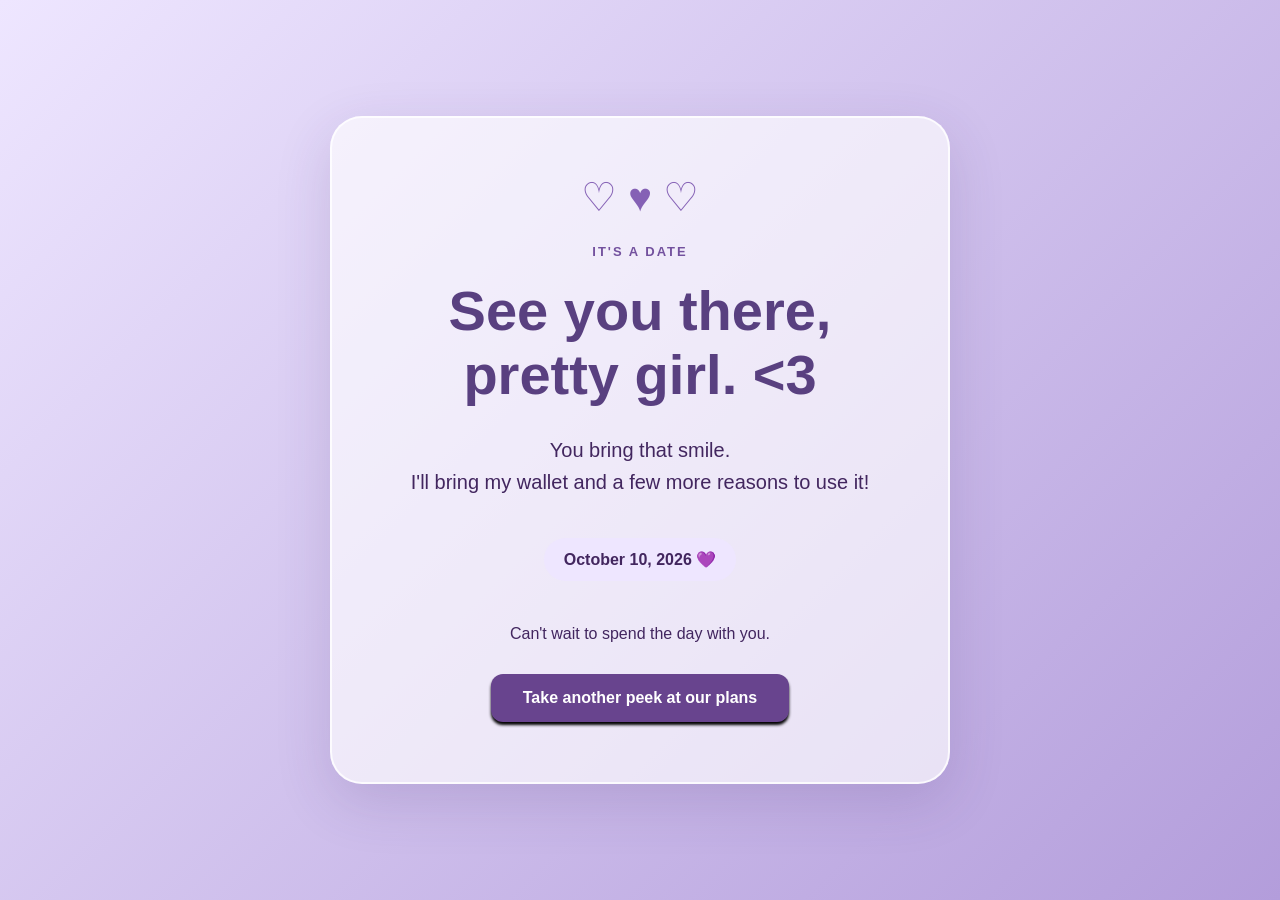
<file: FINAL.html>
<!DOCTYPE html>
<html lang="en">
<head>
  <meta charset="UTF-8" />
  <meta name="viewport" content="width=device-width, initial-scale=1" />
  <title>See you there, pretty girl</title>
  <link rel="stylesheet" href="style.css" />
</head>
<body class="final-page">
  <main class="final-card">
    <div class="final-hearts" aria-hidden="true">♡ <span>♥</span> ♡</div>
    <p class="date-eyebrow">IT'S A DATE</p>
    <h1>See you there,<br>pretty girl. &lt;3</h1>
    <p class="final-message">You bring that smile.<br>I'll bring my wallet and a few more reasons to use it!</p>
    <p class="date-pill">October 10, 2026 💜</p>
    <p class="final-note">Can't wait to spend the day with you.</p>
    <a class="btn itinerary-button" href="itinerary.html">Take another peek at our plans</a>
  </main>
</body>
</html>
</file>
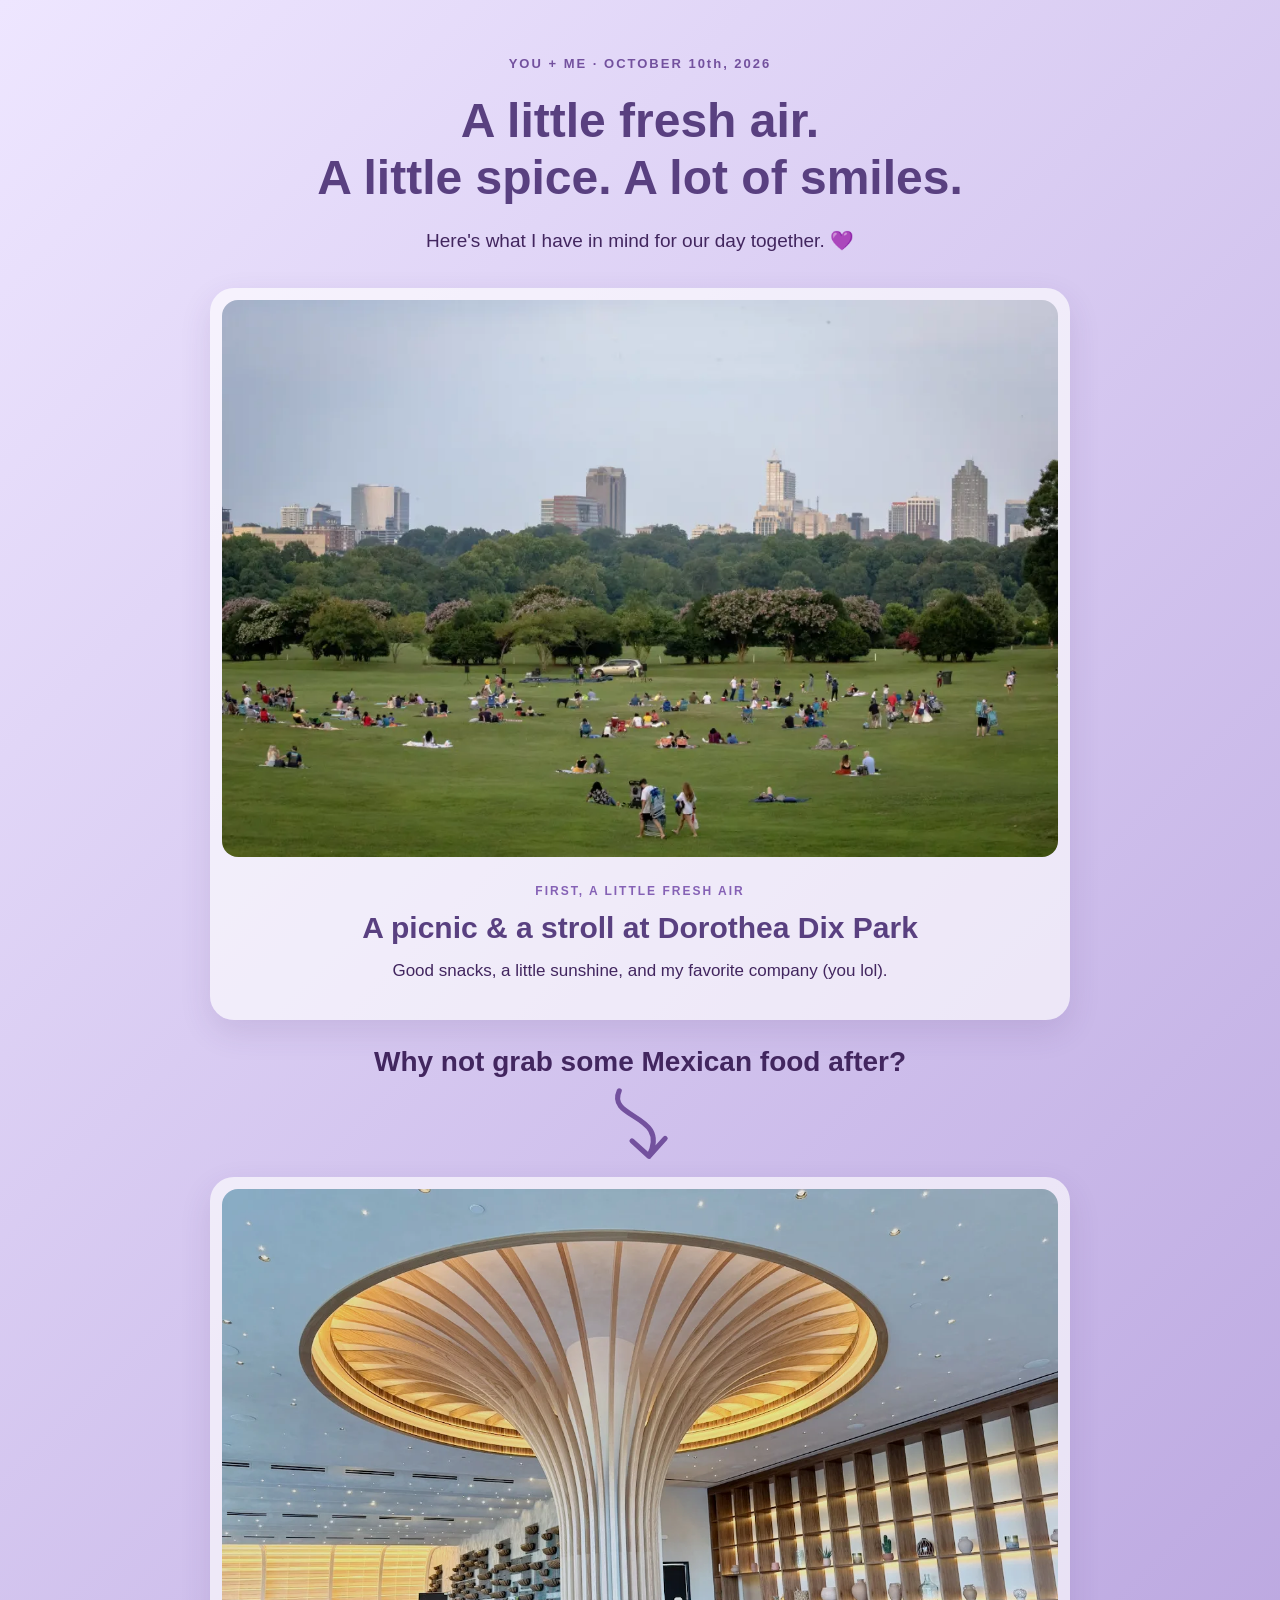
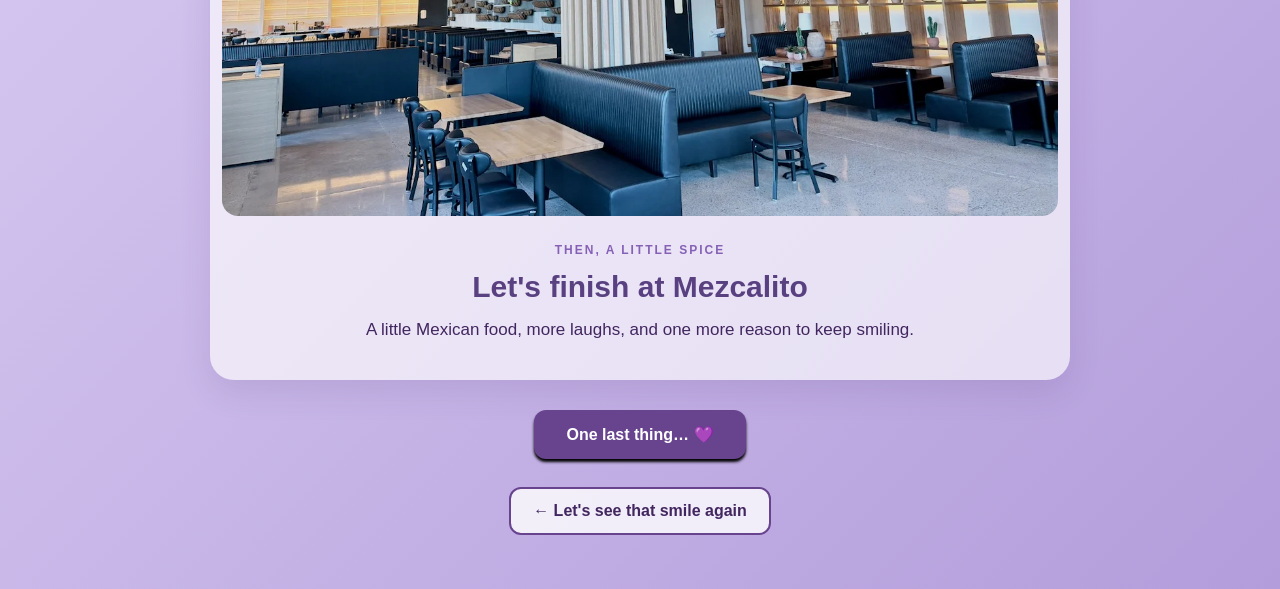
<file: itinerary.html>
<!DOCTYPE html>
<html lang="en">
<head>
  <meta charset="UTF-8" />
  <meta name="viewport" content="width=device-width, initial-scale=1" />
  <title>Our date itinerary</title>
  <link rel="stylesheet" href="style.css" />
</head>
<body class="itinerary-page">
  <main class="itinerary-container">
    <p class="date-eyebrow">YOU + ME · OCTOBER 10th, 2026</p>
    <h1 class="itinerary-heading">A little fresh air.<br>A little spice. A lot of smiles.</h1>
    <p class="itinerary-intro">Here's what I have in mind for our day together. 💜</p>
    <figure class="date-stop">
      <img class="itinerary-photo" src="PARK.webp" alt="Open green lawns and the Raleigh skyline at Dorothea Dix Park" />
      <figcaption>
        <span class="stop-label">FIRST, A LITTLE FRESH AIR</span>
        <h2>A picnic &amp; a stroll at Dorothea Dix Park</h2>
        <p>Good snacks, a little sunshine, and my favorite company (you lol).</p>
      </figcaption>
    </figure>
    <div class="restaurant-next">
      <p>Why not grab some Mexican food after?</p>
      <svg class="purple-arrow" viewBox="0 0 100 100" aria-hidden="true">
        <path d="M25 8 C10 42 85 35 60 85 M40 67 L60 85 L79 64" fill="none" stroke="currentColor" stroke-width="6" stroke-linecap="round" stroke-linejoin="round" />
      </svg>
    </div>
    <figure class="date-stop restaurant-stop">
      <img class="itinerary-photo" src="RESTURANT.webp" alt="The bright dining room at Mezcalito restaurant" />
      <figcaption>
        <span class="stop-label">THEN, A LITTLE SPICE</span>
        <h2>Let's finish at Mezcalito</h2>
        <p>A little Mexican food, more laughs, and one more reason to keep smiling.</p>
      </figcaption>
    </figure>
    <a class="btn itinerary-button" href="FINAL.html">One last thing… 💜</a>
    <nav class="back-navigation" aria-label="Back navigation"><a class="back-button" href="Yes.html">← Let's see that smile again</a></nav>
  </main>
</body>
</html>
</file>
<file: style.css>
body {
  display: flex;
  justify-content: center;
  align-items: center;
  min-height: 100vh;
  margin: 0;
  padding: 24px;
  box-sizing: border-box;

  background: linear-gradient(135deg, #eee6ff, #b39ddb);
}

#noButton {
  position: absolute;
  margin-left: 150px;
  transition: 0.5s;
  margin-top: 30px;
}

#yesButton {
  position: absolute;
  margin-right: 150px;
  margin-top: 30px;
}

.header_text {
  font-family: "Nunito", Arial, sans-serif;
  font-size: 50px;
  font-weight: bold;

  text-align: center;
  margin-top: 20px;
  margin-bottom: 20px;
  color: #42265f;
}

.text {
  font-family: "Nunito", Arial, sans-serif;
  font-size: 25px;
  font-weight: bold;
  color: #42265f;
  text-align: center;
  margin-top: 20px;
  margin-bottom: 0px;
}

.buttons {
  display: flex;
  flex-direction: row;
  justify-content: center;
  align-items: center;
  margin-top: 20px;
  margin-left: 20px;
}

.btn {
  background-color: #68448e;
  color: #ffffff;
  font-weight: 600;
  padding: 15px 32px;
  text-align: center;
  display: inline-block;
  font-size: 16px;
  margin: 4px 2px;
  cursor: pointer;
  border: none;
  border-radius: 12px;
  transition: background-color 0.3s ease;
  box-shadow: 0 3px 3px black;
}

.btn:hover {
  background-color: #42265f;
  color: #8561b5;
}

.gif_container {
  display: flex;
  justify-content: center;
  align-items: center;
}

p {
  color: #42265f;
  text-align: center;
}

p a {
  color: #42265f;
  font-size: 20px;
  font-weight: 600;
  opacity: 1;
}
* { box-sizing: border-box; }
.container { text-align: center; max-width: 680px; width: 100%; }
.photo-layout {
  width: min(1400px, 100%);
  display: grid;
  grid-template-columns: minmax(140px, 230px) minmax(0, 1fr) minmax(140px, 230px);
  grid-template-rows: repeat(2, minmax(200px, 1fr));
  align-items: center;
  gap: 28px;
}
.main-page .container { grid-column: 2; grid-row: 1 / 3; justify-self: center; }
.side-photo {
  width: 100%; height: clamp(200px, 30vh, 320px);
  object-fit: cover; object-position: center;
  border: 6px solid rgba(255, 255, 255, .8);
  border-radius: 20px;
  box-shadow: 0 12px 30px rgba(70, 41, 110, .2);
  animation: photo-fade-in 1.2s ease both;
}
.photo-top-left { grid-column: 1; grid-row: 1; }
.photo-bottom-left { grid-column: 1; grid-row: 2; animation-delay: .3s; }
.photo-top-right { grid-column: 3; grid-row: 1; animation-delay: .15s; }
.photo-bottom-right { grid-column: 3; grid-row: 2; animation-delay: .45s; }
@keyframes photo-fade-in { from { opacity: 0; transform: translateY(16px); } to { opacity: 1; transform: translateY(0); } }
.gif_container img { max-width: 100%; max-height: 38vh; object-fit: contain; }
.buttons { min-height: 80px; margin-left: 0; position: relative; }
#yesButton, #noButton { position: static; margin: 4px 12px; }
.btn:focus-visible { outline: 3px solid #594080; outline-offset: 4px; }
@media (max-width: 760px) {
  body { padding: 20px 14px; }
  .photo-layout { grid-template-columns: repeat(2, minmax(0, 1fr)); grid-template-rows: auto auto auto; gap: 16px; }
  .main-page .container { grid-column: 1 / 3; grid-row: 2; }
  .photo-top-left { grid-column: 1; grid-row: 1; }
  .photo-top-right { grid-column: 2; grid-row: 1; }
  .photo-bottom-left { grid-column: 1; grid-row: 3; }
  .photo-bottom-right { grid-column: 2; grid-row: 3; }
  .side-photo { height: clamp(160px, 28vw, 220px); }
  .header_text { font-size: clamp(28px, 6vw, 42px); }
  p a { font-size: 16px; }
}
@media (prefers-reduced-motion: reduce) {
  .side-photo { animation: none; }
}

.hover-heart {
  position: fixed;
  z-index: 1000;
  pointer-events: none;
  user-select: none;
  color: #8561b5;
  line-height: 1;
  text-shadow: 0 2px 6px rgba(255, 255, 255, .8);
  animation: heart-pop 1.1s ease-out forwards;
}
@keyframes heart-pop {
  0% { opacity: 0; transform: translate(-50%, -50%) scale(.3); }
  15% { opacity: 1; }
  100% { opacity: 0; transform: translate(calc(-50% + var(--heart-x)), calc(-50% + var(--heart-y))) rotate(var(--heart-turn)) scale(1.2); }
}

.yes-container { padding: 12px 0; }
.yes-page .header_text { font-size: clamp(30px, 5vw, 46px); }
.smile-photo-frame {
  width: min(280px, 76vw);
  margin: 28px auto;
  border-radius: 24px;
  transition: transform .25s ease;
}
.smile-photo {
  display: block;
  width: 100%;
  height: auto;
  border: 6px solid rgba(255, 255, 255, .85);
  border-radius: 24px;
  box-shadow: 0 12px 32px rgba(70, 41, 110, .24);
}
.smile-photo-frame:hover, .smile-photo-frame:focus-visible { transform: scale(1.05); }
.smile-photo-frame:hover .smile-photo, .smile-photo-frame:focus-visible .smile-photo {
  animation: smile-shake .55s ease-in-out;
}
.smile-photo-frame:focus-visible { outline: 3px solid #594080; outline-offset: 6px; }
.smile-message {
  max-width: 570px;
  margin: 24px auto;
  font-family: "Nunito", Arial, sans-serif;
  font-size: clamp(21px, 4vw, 27px);
  font-weight: 600;
  line-height: 1.5;
  color: #594080;
  text-align: center;
}
.celebration-gif img { max-height: 110px; margin-bottom: 12px; }
@keyframes smile-shake {
  0%, 100% { transform: rotate(0); }
  20%, 60% { transform: rotate(-2deg); }
  40%, 80% { transform: rotate(2deg); }
}
@media (prefers-reduced-motion: reduce) {
  .smile-photo-frame { transition: none; }
  .smile-photo-frame:hover .smile-photo, .smile-photo-frame:focus-visible .smile-photo { animation: none; }
}

.itinerary-button { text-decoration: none; transition: transform .25s ease, background-color .3s ease; }
.itinerary-button:hover, .itinerary-button:focus-visible { transform: scale(1.08); }
.itinerary-container { width: min(860px, 100%); text-align: center; padding: 30px 0; font-family: "Nunito", Arial, sans-serif; color: #594080; }
.date-eyebrow { margin: 0 0 18px; font: 700 13px/1.5 Arial, sans-serif; letter-spacing: 2px; color: #73519e; }
.itinerary-heading { font-size: clamp(30px, 5vw, 48px); line-height: 1.2; margin: 0 0 18px; }
.itinerary-intro { font-size: 19px; line-height: 1.6; margin-bottom: 32px; }
.date-stop { margin: 0 0 26px; background: rgba(255,255,255,.65); border-radius: 24px; padding: 12px; box-shadow: 0 12px 32px rgba(70,41,110,.12); }
.itinerary-photo { display: block; width: 100%; height: auto; border-radius: 16px; animation: photo-fade-in 1.3s ease both; }
.restaurant-stop .itinerary-photo { animation-delay: .3s; }
.date-stop figcaption { padding: 24px 12px; }
.stop-label { color: #8561b5; font-size: 12px; font-weight: 700; letter-spacing: 2px; }
.date-stop h2 { font-size: clamp(23px, 4vw, 30px); margin: 12px 0; }
.date-stop p { margin: 0; font-size: 17px; line-height: 1.6; }
.restaurant-next { color: #73519e; margin: 26px 0 8px; }
.restaurant-next p { font-size: clamp(21px, 4vw, 28px); font-weight: 700; margin: 0; }
.purple-arrow { display: block; width: 85px; height: 85px; margin: 6px auto; }
.quiet-link { display: block; margin: 24px auto 0; color: #594080; font-size: 15px; }
.final-card { width: min(620px, 100%); padding: clamp(28px, 6vw, 56px); text-align: center; border: 2px solid rgba(255,255,255,.8); background: rgba(255,255,255,.65); border-radius: 32px; box-shadow: 0 18px 55px rgba(70,41,110,.16); font-family: "Nunito", Arial, sans-serif; color: #594080; }
.final-hearts { color: #8561b5; font-size: 40px; margin-bottom: 22px; }
.final-hearts span { display: inline-block; animation: heart-beat 1.8s ease-in-out infinite; }
.final-card h1 { font-size: clamp(36px, 7vw, 56px); line-height: 1.15; margin: 0 0 26px; }
.final-message { font-size: 20px; line-height: 1.6; margin: 0 0 24px; }
.date-pill { display: inline-block; padding: 12px 20px; background: #eee6ff; border-radius: 100px; font-weight: 700; }
.final-note { line-height: 1.6; margin: 24px 0; }
@keyframes heart-beat { 0%, 100% { transform: scale(1); } 50% { transform: scale(1.15); } }
@media (prefers-reduced-motion: reduce) {
 .itinerary-photo, .final-hearts span { animation: none; }
 .itinerary-button { transition: none; }
}

body { color: #42265f; }
p { color: #42265f; }
.back-navigation { margin: 24px 0 0; text-align: center; }
.back-button {
  display: inline-block;
  padding: 11px 22px;
  border: 2px solid #68448e;
  border-radius: 12px;
  background: rgba(255, 255, 255, .8);
  color: #42265f;
  font: 600 16px/1.4 Arial, sans-serif;
  text-decoration: none;
  cursor: pointer;
}
.back-button:hover { background: #eee6ff; }
.back-button:focus-visible { outline: 3px solid #42265f; outline-offset: 4px; }
</file>
